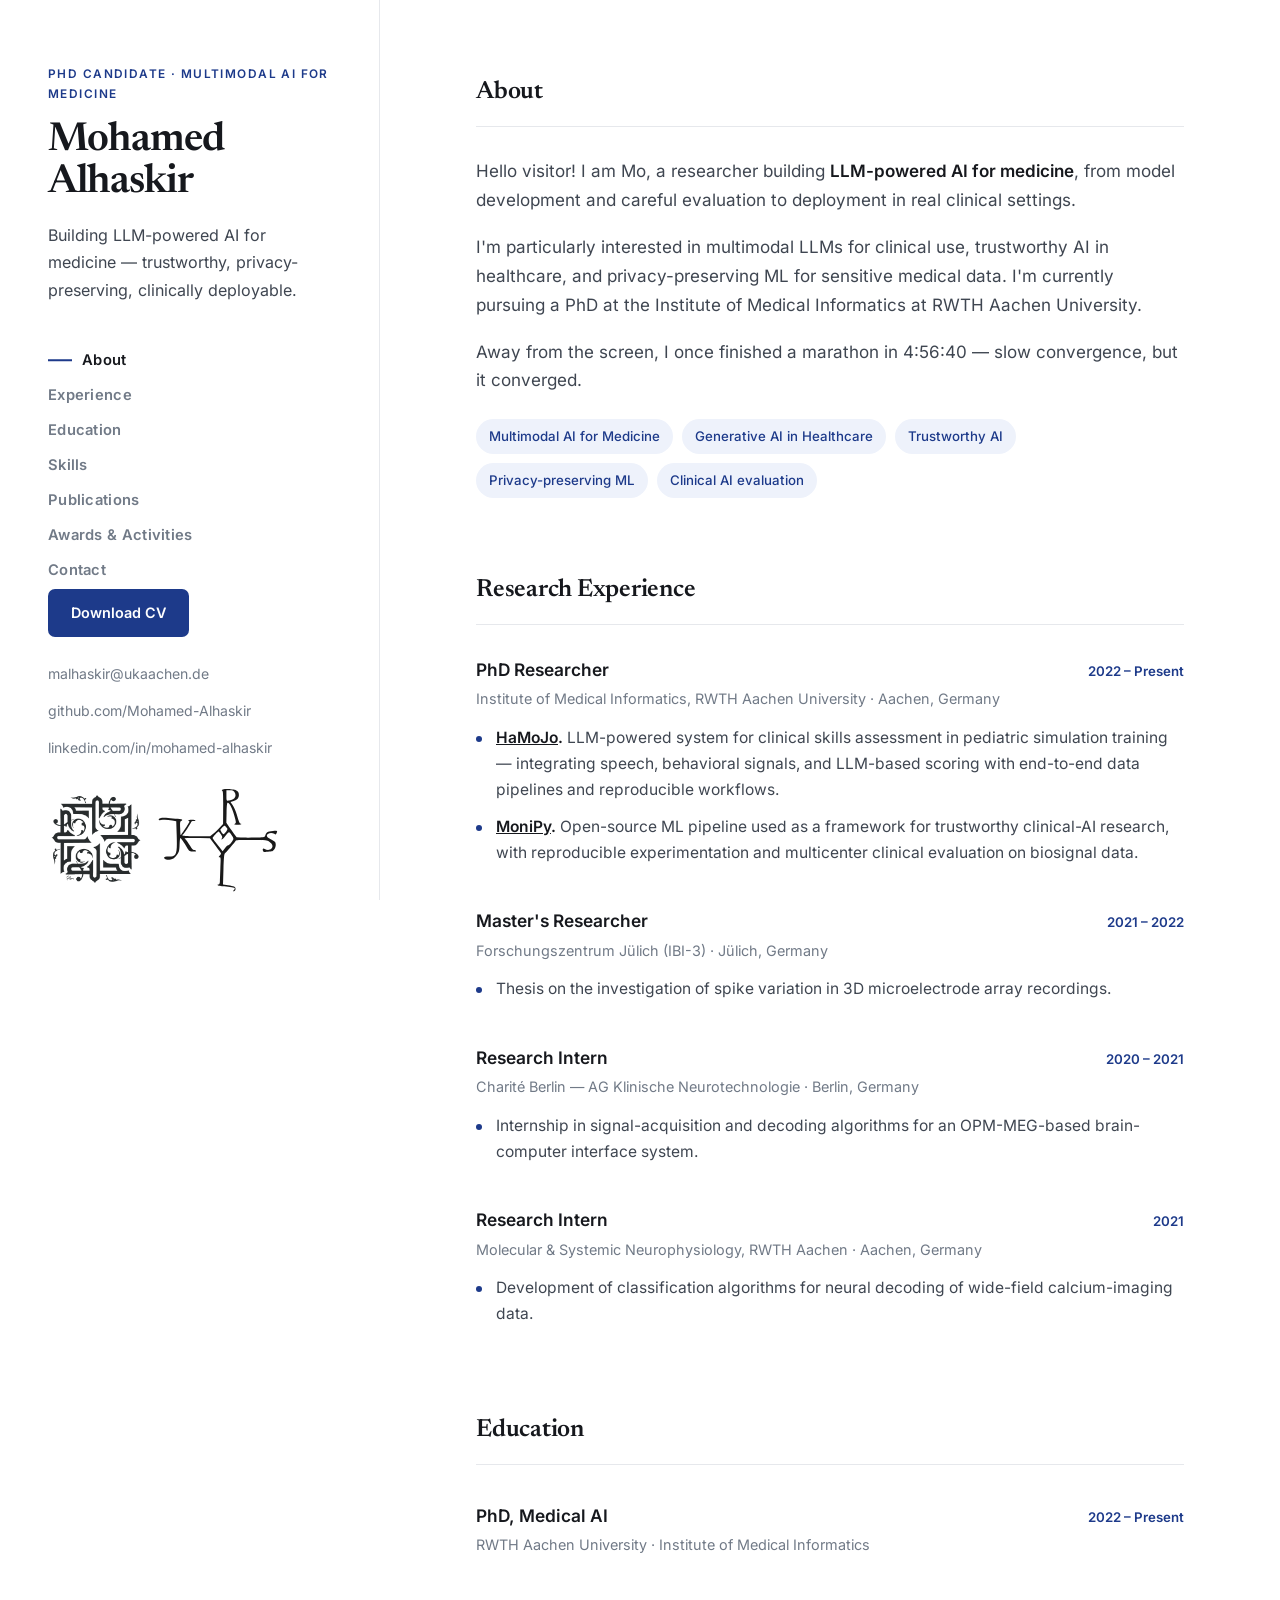
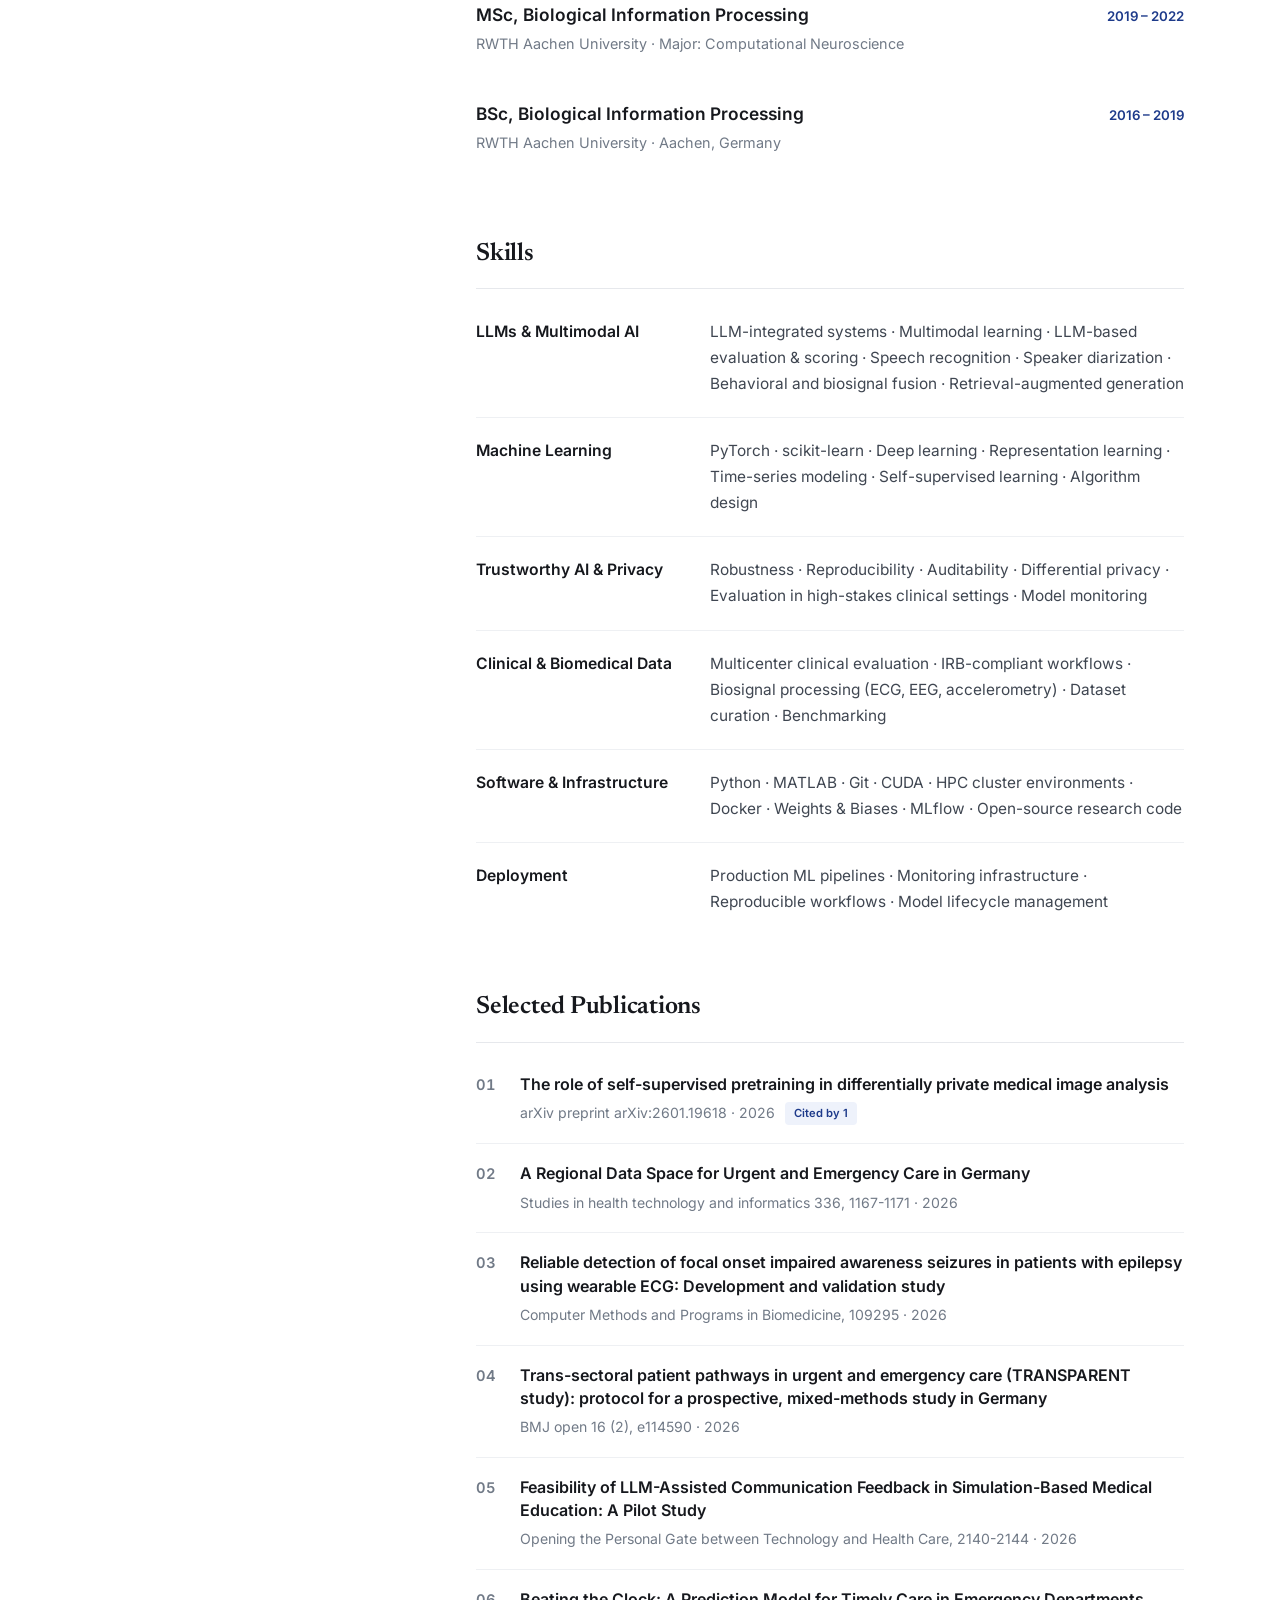
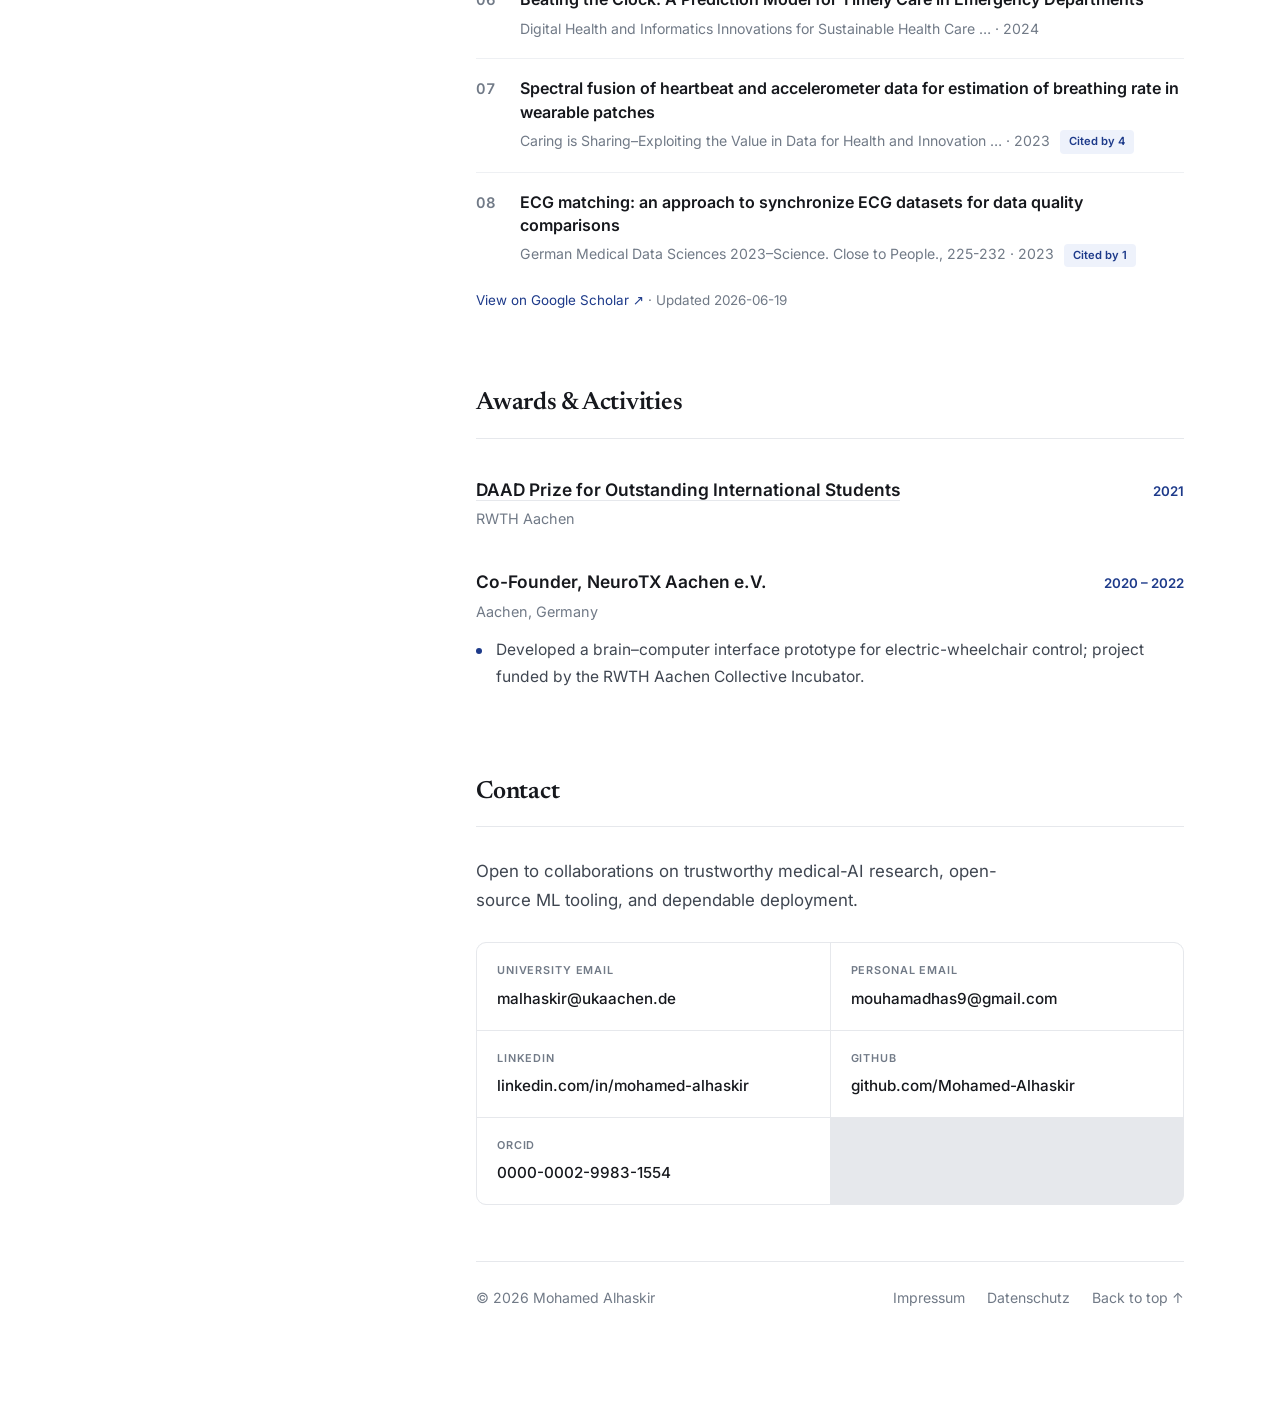
<file: index.html>
<!DOCTYPE html>
<html lang="en">
<head>
    <meta charset="UTF-8">
    <meta name="viewport" content="width=device-width, initial-scale=1.0">
    <title>Mohamed Alhaskir — Multimodal AI for Medicine | LLMs, Trustworthy Clinical AI</title>
    <meta name="google-site-verification" content="TWH-ot7mnvCiY1lKqveMQjRNDfymtRinCogtLpKWZnI" />
    <meta name="description" content="Mohamed Alhaskir — PhD Candidate at RWTH Aachen building multimodal LLM-powered AI for medicine: trustworthy, privacy-preserving, deployable clinical systems.">
    <meta name="author" content="Mohamed Alhaskir">
    <meta name="robots" content="index, follow">
    <link rel="canonical" href="https://mohamed-alhaskir.github.io/">
    <link rel="icon" href="favicon.svg" type="image/svg+xml">

    <!-- Open Graph / social -->
    <meta property="og:type" content="profile">
    <meta property="og:site_name" content="Mohamed Alhaskir">
    <meta property="og:title" content="Mohamed Alhaskir — Multimodal AI for Medicine">
    <meta property="og:description" content="PhD Candidate at RWTH Aachen building multimodal LLM-powered AI for medicine: trustworthy, privacy-preserving, deployable clinical systems.">
    <meta property="og:url" content="https://mohamed-alhaskir.github.io/">
    <meta property="og:image" content="https://mohamed-alhaskir.github.io/og-card.png">
    <meta property="og:image:width" content="1200">
    <meta property="og:image:height" content="630">
    <meta property="og:image:alt" content="Mohamed Alhaskir — Multimodal AI for Medicine, LLMs, RWTH Aachen University">
    <meta property="profile:first_name" content="Mohamed">
    <meta property="profile:last_name" content="Alhaskir">
    <meta name="twitter:card" content="summary_large_image">
    <meta name="twitter:title" content="Mohamed Alhaskir — Multimodal AI for Medicine">
    <meta name="twitter:description" content="PhD Candidate at RWTH Aachen building multimodal LLM-powered AI for medicine: trustworthy, privacy-preserving, deployable clinical systems.">
    <meta name="twitter:image" content="https://mohamed-alhaskir.github.io/og-card.png">

    <!-- Structured data: tells Google this page is about the person Mohamed Alhaskir -->
    <script type="application/ld+json">
    {
      "@context": "https://schema.org",
      "@graph": [
      {
        "@type": "WebSite",
        "name": "Mohamed Alhaskir",
        "alternateName": "Mohamed Alhaskir — Medical AI Researcher",
        "url": "https://mohamed-alhaskir.github.io/"
      },
      {
      "@type": "ProfilePage",
      "mainEntity": {
        "@type": "Person",
        "@id": "https://mohamed-alhaskir.github.io/#person",
        "name": "Mohamed Alhaskir",
        "alternateName": "Mohamed-Alhaskir",
        "givenName": "Mohamed",
        "familyName": "Alhaskir",
        "jobTitle": "PhD Candidate · Multimodal AI for Medicine · Machine Learning Researcher",
        "description": "Machine learning researcher building multimodal LLM-powered AI for medicine — trustworthy, privacy-preserving, and deployable clinical systems.",
        "url": "https://mohamed-alhaskir.github.io/",
        "nationality": ["Syrian", "German"],
        "knowsAbout": [
          "Multimodal large language models",
          "Generative AI for medicine",
          "Trustworthy AI",
          "Privacy-preserving machine learning",
          "Clinical AI evaluation",
          "Medical AI",
          "Reproducible machine learning",
          "Biomedical machine learning"
        ],
        "affiliation": {
          "@type": "Organization",
          "name": "RWTH Aachen University",
          "department": "Institute of Medical Informatics"
        },
        "alumniOf": { "@type": "Organization", "name": "RWTH Aachen University" },
        "email": "mailto:malhaskir@ukaachen.de",
        "sameAs": [
          "https://www.linkedin.com/in/mohamed-alhaskir",
          "https://github.com/Mohamed-Alhaskir",
          "https://scholar.google.com/citations?user=ntHtVD8AAAAJ",
          "https://orcid.org/0000-0002-9983-1554"
        ]
      }
      },
      {
        "@type": "ScholarlyArticle",
        "headline": "Reliable Detection of Focal Onset Impaired Awareness Seizures Using Wearable ECG",
        "datePublished": "2026",
        "isPartOf": { "@type": "Periodical", "name": "Computer Methods and Programs in Biomedicine" },
        "author": { "@id": "https://mohamed-alhaskir.github.io/#person" }
      },
      {
        "@type": "ScholarlyArticle",
        "headline": "ECG Matching: Synchronizing ECG Datasets for Data Quality Comparisons",
        "datePublished": "2023",
        "isPartOf": { "@type": "Periodical", "name": "Studies in Health Technology and Informatics" },
        "author": { "@id": "https://mohamed-alhaskir.github.io/#person" }
      },
      {
        "@type": "ScholarlyArticle",
        "headline": "The Role of Self-Supervised Pretraining in Differentially Private Medical Image Analysis",
        "datePublished": "2026",
        "author": { "@id": "https://mohamed-alhaskir.github.io/#person" }
      },
      {
        "@type": "ScholarlyArticle",
        "headline": "A Regional Data Space for Urgent and Emergency Care in Germany",
        "datePublished": "2026",
        "isPartOf": { "@type": "Periodical", "name": "Studies in Health Technology and Informatics" },
        "author": { "@id": "https://mohamed-alhaskir.github.io/#person" }
      },
      {
        "@type": "ScholarlyArticle",
        "headline": "Trans-sectoral Patient Pathways in Urgent and Emergency Care (TRANSPARENT study): Protocol for a Prospective, Mixed-Methods Study in Germany",
        "datePublished": "2026",
        "isPartOf": { "@type": "Periodical", "name": "BMJ Open" },
        "author": { "@id": "https://mohamed-alhaskir.github.io/#person" }
      },
      {
        "@type": "ScholarlyArticle",
        "headline": "Feasibility of LLM-Assisted Communication Feedback in Simulation-Based Medical Education: A Pilot Study",
        "datePublished": "2026",
        "author": { "@id": "https://mohamed-alhaskir.github.io/#person" }
      },
      {
        "@type": "ScholarlyArticle",
        "headline": "Beating the Clock: A Prediction Model for Timely Care in Emergency Departments",
        "datePublished": "2024",
        "author": { "@id": "https://mohamed-alhaskir.github.io/#person" }
      },
      {
        "@type": "ScholarlyArticle",
        "headline": "Spectral Fusion of Heartbeat and Accelerometer Data for Estimation of Breathing Rate in Wearable Patches",
        "datePublished": "2023",
        "author": { "@id": "https://mohamed-alhaskir.github.io/#person" }
      }
      ]
    }
    </script>

    <link rel="preload" href="fonts/inter-latin.woff2" as="font" type="font/woff2" crossorigin>
    <link rel="stylesheet" href="fonts.css">
    <link rel="stylesheet" href="style.css">
</head>
<body>
    <div class="layout">
        <!-- Mobile hamburger toggle (hidden on desktop) -->
        <button class="nav-toggle" type="button" aria-expanded="false" aria-controls="navLinks" aria-label="Toggle navigation menu">
            <span class="nav-toggle-bar" aria-hidden="true"></span>
            <span class="nav-toggle-bar" aria-hidden="true"></span>
            <span class="nav-toggle-bar" aria-hidden="true"></span>
        </button>
        <!-- Sidebar -->
        <aside class="sidebar" id="top">
            <div class="sidebar-inner">
                <div class="sidebar-top">
                    <p class="eyebrow">PhD Candidate · Multimodal AI for Medicine</p>
                    <h1>Mohamed Alhaskir</h1>
                    <p class="tagline">
                        Building LLM-powered AI for medicine — trustworthy, privacy-preserving, clinically deployable.
                    </p>
                    <nav class="side-nav">
                        <ul id="navLinks">
                            <li><a href="#about" class="side-link">About</a></li>
                            <li><a href="#experience" class="side-link">Experience</a></li>
                            <li><a href="#education" class="side-link">Education</a></li>
                            <li><a href="#skills" class="side-link">Skills</a></li>
                            <li><a href="#publications" class="side-link">Publications</a></li>
                            <li><a href="#awards" class="side-link">Awards &amp; Activities</a></li>
                            <li><a href="#contact" class="side-link">Contact</a></li>
                        </ul>
                    </nav>
                </div>
                <div class="sidebar-bottom">
                    <a href="CV_alhaskir.pdf" class="btn btn-primary" target="_blank" rel="noopener">Download CV</a>
                    <ul class="side-contact">
                        <li><a href="mailto:malhaskir@ukaachen.de">malhaskir@ukaachen.de</a></li>
                        <li><a href="https://github.com/Mohamed-Alhaskir" target="_blank" rel="noopener">github.com/Mohamed-Alhaskir</a></li>
                        <li><a href="https://www.linkedin.com/in/mohamed-alhaskir" target="_blank" rel="noopener">linkedin.com/in/mohamed-alhaskir</a></li>
                    </ul>
                    <figure class="heritage">
                        <div class="heritage-logos">
                            <img src="aleppo-logo.png" alt="Calligraphic emblem of Aleppo (حلب), Syria" class="aleppo-logo" width="96" height="96" loading="lazy">
                            <img src="Charlemagne_autograph.svg" alt="Monogram autograph of Charlemagne" class="charlemagne-logo" width="120" height="100" loading="lazy">
                        </div>
                    </figure>
                </div>
            </div>
        </aside>

        <!-- Main content -->
        <main class="content">
            <section id="about" class="block">
                <h2 class="block-title">About</h2>
                <div class="about">
                    <div class="about-text">
                        <p>
                            Hello visitor! I am Mo, a researcher building <strong>LLM-powered AI for medicine</strong>, from model development and careful evaluation to deployment in real clinical settings.
                        </p>
                        <p>
                            I'm particularly interested in multimodal LLMs for clinical use, trustworthy AI in healthcare, and privacy-preserving ML for sensitive medical data. I'm currently pursuing a PhD at the Institute of Medical Informatics at RWTH Aachen University.
                        </p>
                        <p>
                            Away from the screen, I once finished a marathon in 4:56:40 — slow convergence, but it converged.
                        </p>
                        <div class="interests">
                            <span>Multimodal AI for Medicine</span>
                            <span>Generative AI in Healthcare</span>
                            <span>Trustworthy AI</span>
                            <span>Privacy-preserving ML</span>
                            <span>Clinical AI evaluation</span>
                        </div>
                    </div>
                </div>
            </section>

            <section id="experience" class="block">
                <h2 class="block-title">Research Experience</h2>
                <div class="entries">
                    <article class="entry">
                        <div class="entry-head">
                            <div>
                                <h3>PhD Researcher</h3>
                                <p class="org">Institute of Medical Informatics, RWTH Aachen University · Aachen, Germany</p>
                            </div>
                            <span class="date">2022 – Present</span>
                        </div>
                        <ul class="bullets">
                            <li><strong><a href="https://github.com/Mohamed-Alhaskir/HaMoJo" target="_blank" rel="noopener">HaMoJo</a>.</strong> LLM-powered system for clinical skills assessment in pediatric simulation training — integrating speech, behavioral signals, and LLM-based scoring with end-to-end data pipelines and reproducible workflows.</li>
                            <li><strong><a href="https://github.com/rwth-imi/monipy" target="_blank" rel="noopener">MoniPy</a>.</strong> Open-source ML pipeline used as a framework for trustworthy clinical-AI research, with reproducible experimentation and multicenter clinical evaluation on biosignal data.</li>
                        </ul>
                    </article>

                    <article class="entry">
                        <div class="entry-head">
                            <div>
                                <h3>Master's Researcher</h3>
                                <p class="org">Forschungszentrum Jülich (IBI-3) · Jülich, Germany</p>
                            </div>
                            <span class="date">2021 – 2022</span>
                        </div>
                        <ul class="bullets">
                            <li>Thesis on the investigation of spike variation in 3D microelectrode array recordings.</li>
                        </ul>
                    </article>

                    <article class="entry">
                        <div class="entry-head">
                            <div>
                                <h3>Research Intern</h3>
                                <p class="org">Charité Berlin — AG Klinische Neurotechnologie · Berlin, Germany</p>
                            </div>
                            <span class="date">2020 – 2021</span>
                        </div>
                        <ul class="bullets">
                            <li>Internship in signal-acquisition and decoding algorithms for an OPM-MEG-based brain-computer interface system.</li>
                        </ul>
                    </article>

                    <article class="entry">
                        <div class="entry-head">
                            <div>
                                <h3>Research Intern</h3>
                                <p class="org">Molecular &amp; Systemic Neurophysiology, RWTH Aachen · Aachen, Germany</p>
                            </div>
                            <span class="date">2021</span>
                        </div>
                        <ul class="bullets">
                            <li>Development of classification algorithms for neural decoding of wide-field calcium-imaging data.</li>
                        </ul>
                    </article>
                </div>
            </section>

            <section id="education" class="block">
                <h2 class="block-title">Education</h2>
                <div class="entries">
                    <article class="entry compact">
                        <div class="entry-head">
                            <div>
                                <h3>PhD, Medical AI</h3>
                                <p class="org">RWTH Aachen University · Institute of Medical Informatics</p>
                            </div>
                            <span class="date">2022 – Present</span>
                        </div>
                    </article>
                    <article class="entry compact">
                        <div class="entry-head">
                            <div>
                                <h3>MSc, Biological Information Processing</h3>
                                <p class="org">RWTH Aachen University · Major: Computational Neuroscience</p>
                            </div>
                            <span class="date">2019 – 2022</span>
                        </div>
                    </article>
                    <article class="entry compact">
                        <div class="entry-head">
                            <div>
                                <h3>BSc, Biological Information Processing</h3>
                                <p class="org">RWTH Aachen University · Aachen, Germany</p>
                            </div>
                            <span class="date">2016 – 2019</span>
                        </div>
                    </article>
                </div>
            </section>

            <section id="skills" class="block">
                <h2 class="block-title">Skills</h2>
                <div class="skills">
                    <div class="skill-row">
                        <h3>LLMs &amp; Multimodal AI</h3>
                        <p>LLM-integrated systems · Multimodal learning · LLM-based evaluation &amp; scoring · Speech recognition · Speaker diarization · Behavioral and biosignal fusion · Retrieval-augmented generation</p>
                    </div>
                    <div class="skill-row">
                        <h3>Machine Learning</h3>
                        <p>PyTorch · scikit-learn · Deep learning · Representation learning · Time-series modeling · Self-supervised learning · Algorithm design</p>
                    </div>
                    <div class="skill-row">
                        <h3>Trustworthy AI &amp; Privacy</h3>
                        <p>Robustness · Reproducibility · Auditability · Differential privacy · Evaluation in high-stakes clinical settings · Model monitoring</p>
                    </div>
                    <div class="skill-row">
                        <h3>Clinical &amp; Biomedical Data</h3>
                        <p>Multicenter clinical evaluation · IRB-compliant workflows · Biosignal processing (ECG, EEG, accelerometry) · Dataset curation · Benchmarking</p>
                    </div>
                    <div class="skill-row">
                        <h3>Software &amp; Infrastructure</h3>
                        <p>Python · MATLAB · Git · CUDA · HPC cluster environments · Docker · Weights &amp; Biases · MLflow · Open-source research code</p>
                    </div>
                    <div class="skill-row">
                        <h3>Deployment</h3>
                        <p>Production ML pipelines · Monitoring infrastructure · Reproducible workflows · Model lifecycle management</p>
                    </div>
                </div>
            </section>

            <section id="publications" class="block">
                <h2 class="block-title">Selected Publications</h2>
                <!-- Auto-populated from publications.json (Google Scholar). The list
                     below is the fallback shown if that file is unavailable. -->
                <ol class="pubs" id="pubs">
                    <li>
                        <p class="pub-title">Reliable Detection of Focal Onset Impaired Awareness Seizures Using Wearable ECG</p>
                        <p class="pub-meta">Alhaskir, M., et al. · Computer Methods and Programs in Biomedicine, 279, 2026</p>
                    </li>
                    <li>
                        <p class="pub-title">ECG Matching: Synchronizing ECG Datasets for Data Quality Comparisons</p>
                        <p class="pub-meta">Alhaskir, M., et al. · Studies in Health Technology and Informatics, 2023</p>
                    </li>
                    <li>
                        <p class="pub-title">The Role of Self-Supervised Pretraining in Differentially Private Medical Image Analysis</p>
                        <p class="pub-meta">Co-author · arXiv preprint, 2026</p>
                    </li>
                </ol>
                <p class="pubs-note" id="pubsNote"></p>
            </section>

            <section id="awards" class="block">
                <h2 class="block-title">Awards &amp; Activities</h2>
                <div class="entries">
                    <article class="entry compact">
                        <div class="entry-head">
                            <div>
                                <h3><a href="https://www.rwth-aachen.de/cms/root/wir/aktuell/pressemitteilungen/oktober/~rainq/daad-preis-2021-fuer-mohamed-alhaskir/?lidx=1" target="_blank" rel="noopener">DAAD Prize for Outstanding International Students</a></h3>
                                <p class="org">RWTH Aachen</p>
                            </div>
                            <span class="date">2021</span>
                        </div>
                    </article>
                    <article class="entry">
                        <div class="entry-head">
                            <div>
                                <h3>Co-Founder, NeuroTX Aachen e.V.</h3>
                                <p class="org">Aachen, Germany</p>
                            </div>
                            <span class="date">2020 – 2022</span>
                        </div>
                        <ul class="bullets">
                            <li>Developed a brain–computer interface prototype for electric-wheelchair control; project funded by the RWTH Aachen Collective Incubator.</li>
                        </ul>
                    </article>
                </div>
            </section>

            <section id="contact" class="block">
                <h2 class="block-title">Contact</h2>
                <p class="contact-lede">
                    Open to collaborations on trustworthy medical-AI research,
                    open-source ML tooling, and dependable deployment.
                </p>
                <div class="contact-list">
                    <a href="mailto:malhaskir@ukaachen.de"><span>University email</span>malhaskir@ukaachen.de</a>
                    <a href="mailto:mouhamadhas9@gmail.com"><span>Personal email</span>mouhamadhas9@gmail.com</a>
                    <a href="https://www.linkedin.com/in/mohamed-alhaskir" target="_blank" rel="noopener"><span>LinkedIn</span>linkedin.com/in/mohamed-alhaskir</a>
                    <a href="https://github.com/Mohamed-Alhaskir" target="_blank" rel="noopener"><span>GitHub</span>github.com/Mohamed-Alhaskir</a>
                    <a href="https://orcid.org/0000-0002-9983-1554" target="_blank" rel="noopener"><span>ORCID</span>0000-0002-9983-1554</a>
                </div>
                <footer class="content-footer">
                    <p>© <span id="year">2026</span> Mohamed Alhaskir</p>
                    <span class="footer-links">
                        <a href="impressum.html">Impressum</a>
                        <a href="impressum.html#datenschutz">Datenschutz</a>
                        <a href="#top">Back to top ↑</a>
                    </span>
                </footer>
            </section>
        </main>
    </div>

    <script src="script.js"></script>
</body>
</html>
</file>
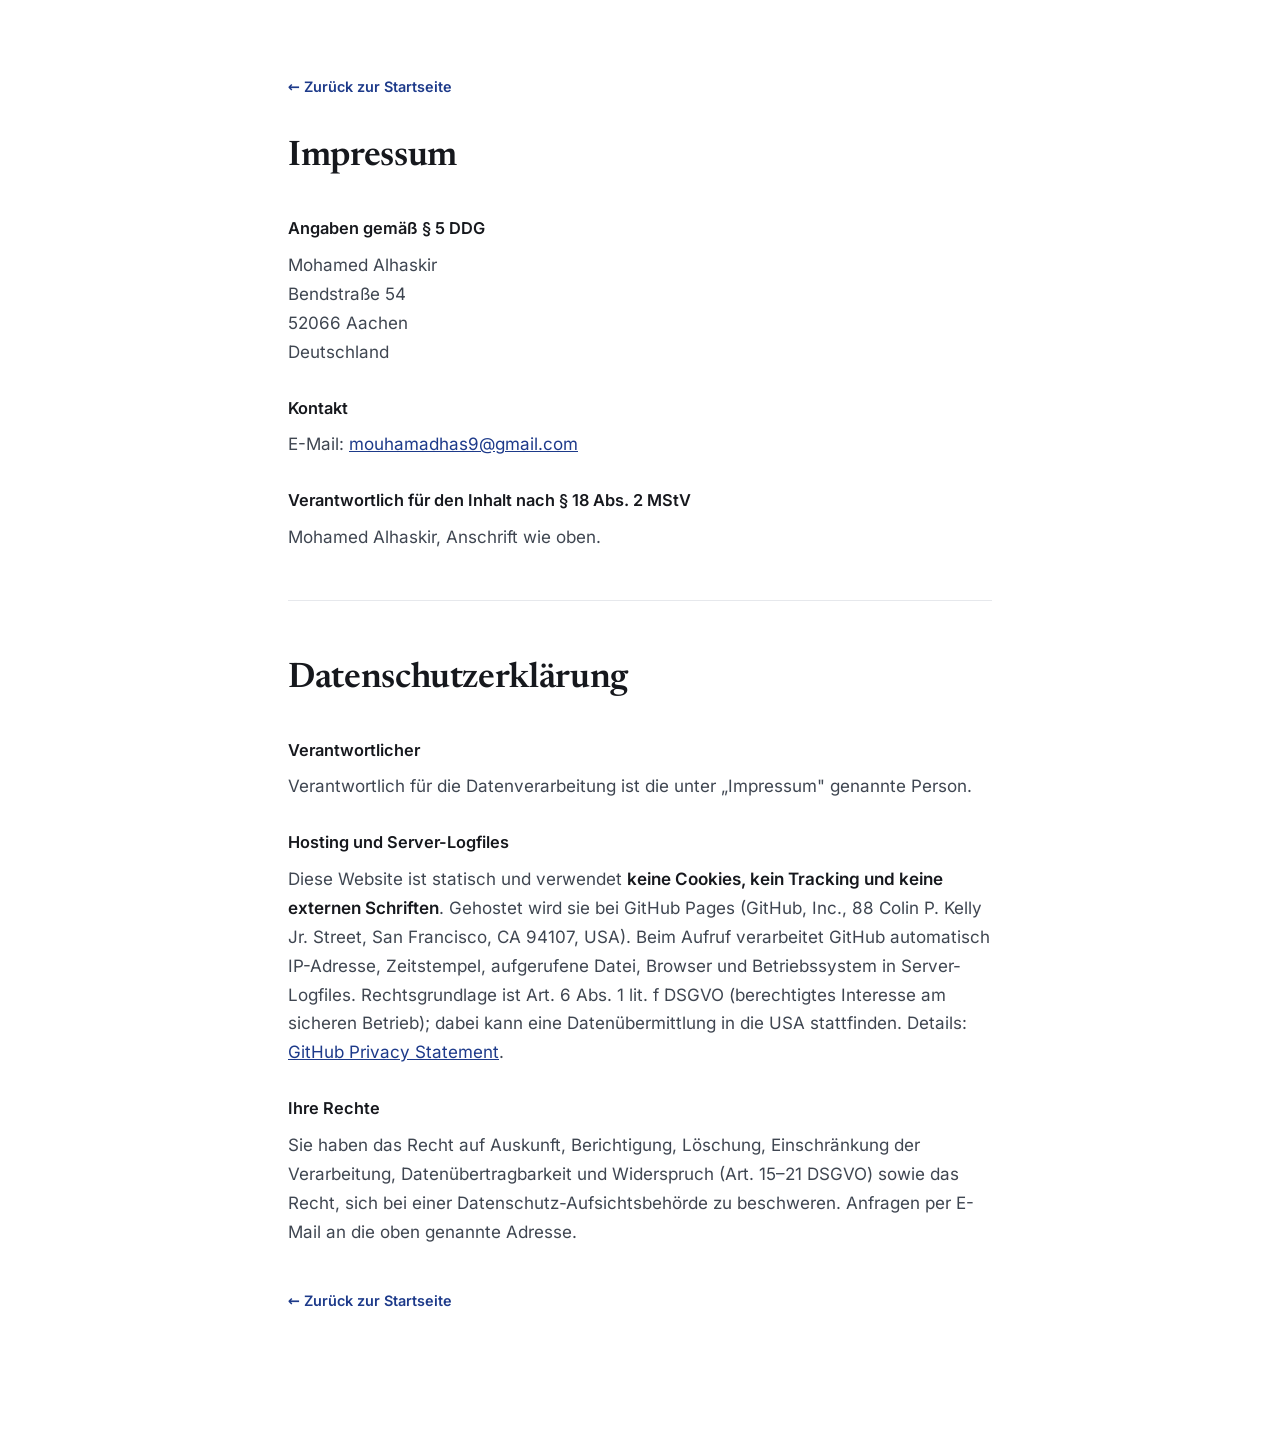
<file: impressum.html>
<!DOCTYPE html>
<html lang="de">
<head>
    <meta charset="UTF-8">
    <meta name="viewport" content="width=device-width, initial-scale=1.0">
    <title>Impressum &amp; Datenschutz — Mohamed Alhaskir</title>
    <meta name="robots" content="noindex, follow">
    <link rel="canonical" href="https://mohamed-alhaskir.github.io/impressum.html">
    <link rel="icon" href="favicon.svg" type="image/svg+xml">
    <link rel="stylesheet" href="fonts.css">
    <link rel="stylesheet" href="style.css">
</head>
<body>
    <main class="legal">
        <a href="index.html" class="back">← Zurück zur Startseite</a>

        <h1>Impressum</h1>

        <h2>Angaben gemäß § 5 DDG</h2>
        <p>
            Mohamed Alhaskir<br>
            Bendstraße 54<br>
            52066 Aachen<br>
            Deutschland
        </p>

        <h2>Kontakt</h2>
        <p>
            E-Mail: <a href="mailto:mouhamadhas9@gmail.com">mouhamadhas9@gmail.com</a>
        </p>

        <h2>Verantwortlich für den Inhalt nach § 18 Abs. 2 MStV</h2>
        <p>Mohamed Alhaskir, Anschrift wie oben.</p>

        <hr style="border:0;border-top:1px solid var(--line);margin:48px 0;">

        <h2 id="datenschutz">Datenschutzerklärung</h2>

        <h2>Verantwortlicher</h2>
        <p>Verantwortlich für die Datenverarbeitung ist die unter „Impressum" genannte Person.</p>

        <h2>Hosting und Server-Logfiles</h2>
        <p>
            Diese Website ist statisch und verwendet <strong>keine Cookies, kein Tracking
            und keine externen Schriften</strong>. Gehostet wird sie bei GitHub Pages
            (GitHub, Inc., 88 Colin P. Kelly Jr. Street, San Francisco, CA 94107, USA).
            Beim Aufruf verarbeitet GitHub automatisch IP-Adresse, Zeitstempel, aufgerufene
            Datei, Browser und Betriebssystem in Server-Logfiles. Rechtsgrundlage ist
            Art. 6 Abs. 1 lit. f DSGVO (berechtigtes Interesse am sicheren Betrieb);
            dabei kann eine Datenübermittlung in die USA stattfinden. Details:
            <a href="https://docs.github.com/site-policy/privacy-policies/github-general-privacy-statement" target="_blank" rel="noopener">GitHub Privacy Statement</a>.
        </p>

        <h2>Ihre Rechte</h2>
        <p>
            Sie haben das Recht auf Auskunft, Berichtigung, Löschung, Einschränkung der
            Verarbeitung, Datenüber­tragbarkeit und Widerspruch (Art. 15–21 DSGVO) sowie
            das Recht, sich bei einer Datenschutz-Aufsichtsbehörde zu beschweren. Anfragen
            per E-Mail an die oben genannte Adresse.
        </p>

        <a href="index.html" class="back" style="margin-top:32px;">← Zurück zur Startseite</a>
    </main>
</body>
</html>
</file>
<file: fonts.css>
/* ===========================================================
   Self-hosted fonts (GDPR-clean — no third-party requests)
   Inter + Newsreader, Latin subset, variable weight axis.
   Downloaded from Google Fonts (Open Font License).
   =========================================================== */

@font-face {
    font-family: 'Inter';
    font-style: normal;
    font-weight: 100 900;
    font-display: swap;
    src: url(fonts/inter-latin.woff2) format('woff2');
    unicode-range: U+0000-00FF, U+0131, U+0152-0153, U+02BB-02BC, U+02C6, U+02DA, U+02DC, U+0304, U+0308, U+0329, U+2000-206F, U+20AC, U+2122, U+2191, U+2193, U+2212, U+2215, U+FEFF, U+FFFD;
}

@font-face {
    font-family: 'Newsreader';
    font-style: normal;
    font-weight: 200 800;
    font-display: swap;
    src: url(fonts/newsreader-latin.woff2) format('woff2');
    unicode-range: U+0000-00FF, U+0131, U+0152-0153, U+02BB-02BC, U+02C6, U+02DA, U+02DC, U+0304, U+0308, U+0329, U+2000-206F, U+20AC, U+2122, U+2191, U+2193, U+2212, U+2215, U+FEFF, U+FFFD;
}
</file>
<file: style.css>
/* ===========================================================
   Mohamed Alhaskir — Medical AI Researcher
   Clean two-column layout · sticky sidebar · light · navy accent
   =========================================================== */

:root {
    --navy: #1d3a8a;
    --navy-dark: #16306f;
    --ink: #16181d;
    --body: #3f4651;
    --muted: #717a87;
    --line: #e6e8ec;
    --line-soft: #eef0f3;
    --bg: #ffffff;
    --accent-soft: #eef2fb;
    --sidebar-w: 380px;
    --content-max: 760px;
    --font-sans: "Inter", system-ui, -apple-system, "Segoe UI", sans-serif;
    --font-serif: "Newsreader", Georgia, "Times New Roman", serif;
}

* { margin: 0; padding: 0; box-sizing: border-box; }

html { scroll-behavior: smooth; }

body {
    font-family: var(--font-sans);
    color: var(--body);
    background: var(--bg);
    line-height: 1.7;
    font-size: 17px;
    -webkit-font-smoothing: antialiased;
    text-rendering: optimizeLegibility;
}

a { color: inherit; }
strong { color: var(--ink); font-weight: 600; }

/* ---------- Layout shell ---------- */
.layout { display: flex; align-items: flex-start; max-width: 1700px; margin: 0 auto; }

/* ---------- Sidebar ---------- */
.sidebar {
    width: var(--sidebar-w); flex: 0 0 var(--sidebar-w);
    position: sticky; top: 0; height: 100vh;
    padding: 64px 48px;
    border-right: 1px solid var(--line);
}
.sidebar-inner { display: flex; flex-direction: column; justify-content: space-between; height: 100%; }
.eyebrow {
    text-transform: uppercase; letter-spacing: 0.12em; font-size: 0.74rem;
    font-weight: 600; color: var(--navy); margin-bottom: 16px;
}
.sidebar h1 {
    font-family: var(--font-serif); font-weight: 600; color: var(--ink);
    font-size: 2.5rem; line-height: 1.05; letter-spacing: -0.02em;
}
.tagline { margin-top: 18px; font-size: 1rem; color: var(--body); max-width: 280px; }

.side-nav { margin-top: 40px; }
.side-nav ul { list-style: none; }
.side-nav li { margin: 2px 0; }
.side-link {
    display: inline-block; position: relative; padding: 4px 0 4px 0;
    color: var(--muted); text-decoration: none; font-size: 0.92rem; font-weight: 600;
    letter-spacing: 0.02em; transition: color .2s, padding .2s;
}
.side-link::before {
    content: ""; position: absolute; left: 0; top: 50%; width: 0; height: 1.5px;
    background: var(--ink); transition: width .25s; transform: translateY(-50%);
}
.side-link:hover { color: var(--ink); padding-left: 34px; }
.side-link:hover::before { width: 24px; }
.side-link.active { color: var(--ink); padding-left: 34px; }
.side-link.active::before { width: 24px; background: var(--navy); }

.sidebar-bottom { display: flex; flex-direction: column; gap: 22px; }
.side-contact { list-style: none; display: flex; flex-direction: column; gap: 8px; }
.side-contact a { color: var(--muted); text-decoration: none; font-size: 0.88rem; transition: color .2s; word-break: break-word; }
.side-contact a:hover { color: var(--navy); }

.heritage { margin: 4px 0 0; display: flex; flex-direction: column; align-items: flex-start; gap: 7px; }
.heritage-logos { display: flex; align-items: center; gap: 14px; }
.aleppo-logo { width: 96px; height: auto; opacity: 0.9; }
.charlemagne-logo { width: 120px; height: auto; opacity: 0.9; }

.btn {
    display: inline-flex; align-items: center; justify-content: center;
    padding: 11px 22px; border-radius: 7px; font-size: 0.9rem; font-weight: 600;
    text-decoration: none; transition: all .2s; cursor: pointer; border: 1px solid transparent;
    align-self: flex-start;
}
.btn-primary { background: var(--navy); color: #fff; }
.btn-primary:hover { background: var(--navy-dark); }

/* ---------- Content ---------- */
.content { flex: 1 1 auto; min-width: 0; padding: 72px 96px; max-width: none; }
.block { padding: 36px 0; }
.block:first-child { padding-top: 0; }
.block-title {
    font-family: var(--font-serif); font-weight: 600; color: var(--ink);
    font-size: 1.55rem; letter-spacing: -0.01em; margin-bottom: 30px;
    padding-bottom: 12px; border-bottom: 1px solid var(--line);
}
.block-title.sub { margin-top: 56px; }

/* ---------- About ---------- */
.about { display: block; }
.about-text p { margin-bottom: 18px; }
.interests { margin-top: 24px; display: flex; flex-wrap: wrap; gap: 9px; }
.interests span {
    font-size: 0.83rem; font-weight: 500; color: var(--navy);
    background: var(--accent-soft); padding: 6px 13px; border-radius: 999px;
}

/* ---------- Entries ---------- */
.entries { display: flex; flex-direction: column; gap: 30px; }
.entry-head { display: flex; justify-content: space-between; align-items: baseline; gap: 18px; }
.entry-head h3 { font-size: 1.08rem; font-weight: 600; color: var(--ink); }
.entry-head h3 a { color: inherit; text-decoration: none; border-bottom: 1px solid var(--line); transition: color .2s, border-color .2s; }
.entry-head h3 a:hover { color: var(--navy); border-color: var(--navy); }
.org { color: var(--muted); font-size: 0.9rem; margin-top: 3px; }
.date { color: var(--navy); font-size: 0.83rem; font-weight: 600; white-space: nowrap; }
.entry.compact { padding: 6px 0; }
.bullets { list-style: none; margin-top: 13px; }
.bullets li { position: relative; padding-left: 20px; margin-bottom: 10px; font-size: 0.97rem; }
.bullets li::before {
    content: ""; position: absolute; left: 0; top: 11px;
    width: 6px; height: 6px; border-radius: 50%; background: var(--navy);
}

/* ---------- Skills ---------- */
.skills { display: flex; flex-direction: column; }
.skill-row {
    display: grid; grid-template-columns: 210px 1fr; gap: 24px;
    padding: 20px 0; border-bottom: 1px solid var(--line-soft);
}
.skill-row:first-child { padding-top: 0; }
.skill-row:last-child { border-bottom: 0; padding-bottom: 0; }
.skill-row h3 { font-size: 0.98rem; font-weight: 600; color: var(--ink); }
.skill-row p { color: var(--body); font-size: 0.96rem; }

/* ---------- Publications ---------- */
.pubs { list-style: none; counter-reset: p; }
.pubs li {
    counter-increment: p; position: relative; padding: 18px 0 18px 44px;
    border-bottom: 1px solid var(--line-soft);
}
.pubs li:first-child { padding-top: 0; }
.pubs li:first-child::before { top: 0; }
.pubs li:last-child { border-bottom: 0; padding-bottom: 0; }
.pubs li::before {
    content: counter(p, decimal-leading-zero); position: absolute; left: 0; top: 18px;
    font-variant-numeric: tabular-nums; color: var(--muted); font-size: 0.92rem; font-weight: 600;
}
.pub-title { color: var(--ink); font-weight: 600; font-size: 1rem; line-height: 1.45; }
.pub-title a { color: inherit; text-decoration: none; transition: color .2s; }
.pub-title a:hover { color: var(--navy); text-decoration: underline; text-underline-offset: 3px; }
.pub-meta { color: var(--muted); font-size: 0.88rem; margin-top: 5px; }
.pubs-note { margin-top: 22px; font-size: 0.84rem; color: var(--muted); }
.pubs-note a { color: var(--navy); text-decoration: none; }
.pubs-note a:hover { text-decoration: underline; text-underline-offset: 3px; }
.tag {
    display: inline-block; margin-left: 6px; font-size: 0.7rem; font-weight: 600;
    color: var(--navy); background: var(--accent-soft); padding: 2px 9px; border-radius: 4px;
    vertical-align: middle;
}

/* ---------- Contact ---------- */
.contact-lede { font-size: 1.05rem; max-width: 560px; margin-bottom: 28px; }
.contact-list { display: grid; grid-template-columns: 1fr 1fr; gap: 1px; background: var(--line); border: 1px solid var(--line); border-radius: 10px; overflow: hidden; }
.contact-list a {
    background: #fff; padding: 18px 20px; text-decoration: none;
    display: flex; flex-direction: column; color: var(--ink); font-weight: 500;
    font-size: 0.95rem; transition: background .2s; word-break: break-word;
}
.contact-list a:hover { background: #fafbfc; }
.contact-list span {
    text-transform: uppercase; letter-spacing: 0.08em; font-size: 0.68rem;
    color: var(--muted); font-weight: 600; margin-bottom: 6px;
}

/* ---------- Content footer ---------- */
.content-footer {
    margin-top: 56px; padding-top: 24px; border-top: 1px solid var(--line);
    display: flex; justify-content: space-between; align-items: center; flex-wrap: wrap; gap: 10px;
}
.content-footer p { color: var(--muted); font-size: 0.88rem; }
.content-footer a { color: var(--muted); text-decoration: none; font-size: 0.88rem; transition: color .2s; }
.content-footer a:hover { color: var(--ink); }
.content-footer p a { font-size: inherit; }
.footer-links { display: flex; gap: 22px; flex-wrap: wrap; }

/* ---------- Legal page (Impressum) ---------- */
.legal { max-width: 760px; margin: 0 auto; padding: 72px 28px 96px; }
.legal .back { display: inline-block; margin-bottom: 28px; color: var(--navy); text-decoration: none; font-size: 0.9rem; font-weight: 600; }
.legal .back:hover { text-decoration: underline; text-underline-offset: 3px; }
.legal h1 { font-family: var(--font-serif); font-weight: 600; color: var(--ink); font-size: 2.2rem; letter-spacing: -0.01em; margin-bottom: 28px; }
.legal h2 { font-size: 1.02rem; font-weight: 600; color: var(--ink); margin: 28px 0 8px; }
.legal h2#datenschutz { font-family: var(--font-serif); font-size: 2.2rem; letter-spacing: -0.01em; margin: 0 0 28px; }
.legal p { color: var(--body); margin-bottom: 10px; }
.legal a { color: var(--navy); }
.legal .small { font-size: 0.88rem; color: var(--muted); margin-top: 40px; }

/* ---------- Reveal ---------- */
.reveal { opacity: 0; transform: translateY(14px); transition: opacity .6s ease, transform .6s ease; }
.reveal.visible { opacity: 1; transform: translateY(0); }

/* ---------- Mobile toggle (hidden on desktop) ---------- */
.nav-toggle {
    display: none;
    position: fixed; top: 16px; right: 16px; z-index: 100;
    width: 44px; height: 44px; padding: 0;
    background: var(--bg); border: 1px solid var(--line); border-radius: 8px;
    cursor: pointer;
    flex-direction: column; align-items: center; justify-content: center; gap: 5px;
}
.nav-toggle-bar {
    width: 20px; height: 2px; background: var(--ink); border-radius: 2px;
    transition: transform .2s, opacity .2s;
}
body.nav-open .nav-toggle-bar:nth-child(1) { transform: translateY(7px) rotate(45deg); }
body.nav-open .nav-toggle-bar:nth-child(2) { opacity: 0; }
body.nav-open .nav-toggle-bar:nth-child(3) { transform: translateY(-7px) rotate(-45deg); }

/* ---------- Responsive ---------- */
@media (max-width: 960px) {
    :root { --sidebar-w: 300px; }
    .sidebar { padding: 48px 36px; }
    .sidebar h1 { font-size: 2.1rem; }
    .content { padding: 56px 44px; }
}

@media (max-width: 720px) {
    .layout { flex-direction: column; }
    .sidebar {
        position: static; width: 100%; flex-basis: auto; height: auto;
        border-right: 0; border-bottom: 1px solid var(--line);
        padding: 44px 28px 32px;
    }
    .sidebar-inner { display: block; }
    .sidebar h1 { font-size: 2.3rem; }
    .tagline { max-width: 520px; }
    .nav-toggle { display: flex; }
    .side-nav { display: none; margin-top: 26px; }
    body.nav-open .side-nav { display: block; }
    .side-nav ul { display: flex; flex-direction: column; gap: 4px; }
    .side-link { padding: 6px 0 !important; }
    .side-link::before { display: none; }
    .side-link:hover, .side-link.active { padding-left: 0; }
    .sidebar-bottom { margin-top: 28px; }
    .content { padding: 40px 28px; max-width: 100%; }
    .skill-row { grid-template-columns: 1fr; gap: 6px; }
    .contact-list { grid-template-columns: 1fr; }
}

@media (max-width: 480px) {
    body { font-size: 16px; }
    .entry-head { flex-direction: column; gap: 4px; }
    .date { order: -1; }
}

@media (prefers-reduced-motion: reduce) {
    *, *::before, *::after { animation: none !important; transition: none !important; }
    html { scroll-behavior: auto; }
    .reveal { opacity: 1; transform: none; }
}

/* ---------- Dark mode ---------- */
@media (prefers-color-scheme: dark) {
    :root {
        --navy: #8aa9ff;
        --navy-dark: #a8bfff;
        --ink: #e6edf3;
        --body: #c9d1d9;
        --muted: #8b949e;
        --line: #30363d;
        --line-soft: #21262d;
        --bg: #0e1116;
        --accent-soft: rgba(138, 169, 255, 0.12);
    }
    .aleppo-logo, .charlemagne-logo { filter: invert(0.92); opacity: 0.85; }
    .contact-list a { background: #161b22; }
    .contact-list a:hover { background: #1c2128; }
    .nav-toggle { background: #161b22; }
    .btn-primary { color: #0e1116; }
}

/* ---------- Print stylesheet ---------- */
@media print {
    @page { margin: 18mm; }
    body { font-size: 11pt; line-height: 1.5; color: #000; background: #fff; }
    .layout { display: block; max-width: none; }
    .sidebar {
        position: static; width: 100%; height: auto; padding: 0 0 24px;
        border-right: 0; border-bottom: 1px solid #999;
    }
    .sidebar-inner { display: block; }
    .sidebar h1 { font-size: 22pt; }
    .nav-toggle, .side-nav, .btn, .heritage, .reveal { display: none !important; }
    .reveal { opacity: 1 !important; transform: none !important; }
    .content { padding: 24px 0 0; max-width: none; }
    .block { padding: 12px 0; page-break-inside: avoid; }
    .block-title { font-size: 13pt; margin-bottom: 12px; padding-bottom: 4px; }
    .entry, .pubs li, .skill-row { page-break-inside: avoid; }
    .interests span, .tag { background: transparent; color: #000; border: 1px solid #999; }
    .contact-list { display: block; border: 0; }
    .contact-list a { background: transparent; padding: 4px 0; border: 0; }
    .content-footer, .pubs-note { display: none; }
    a { color: #000; text-decoration: none; }
}
</file>
